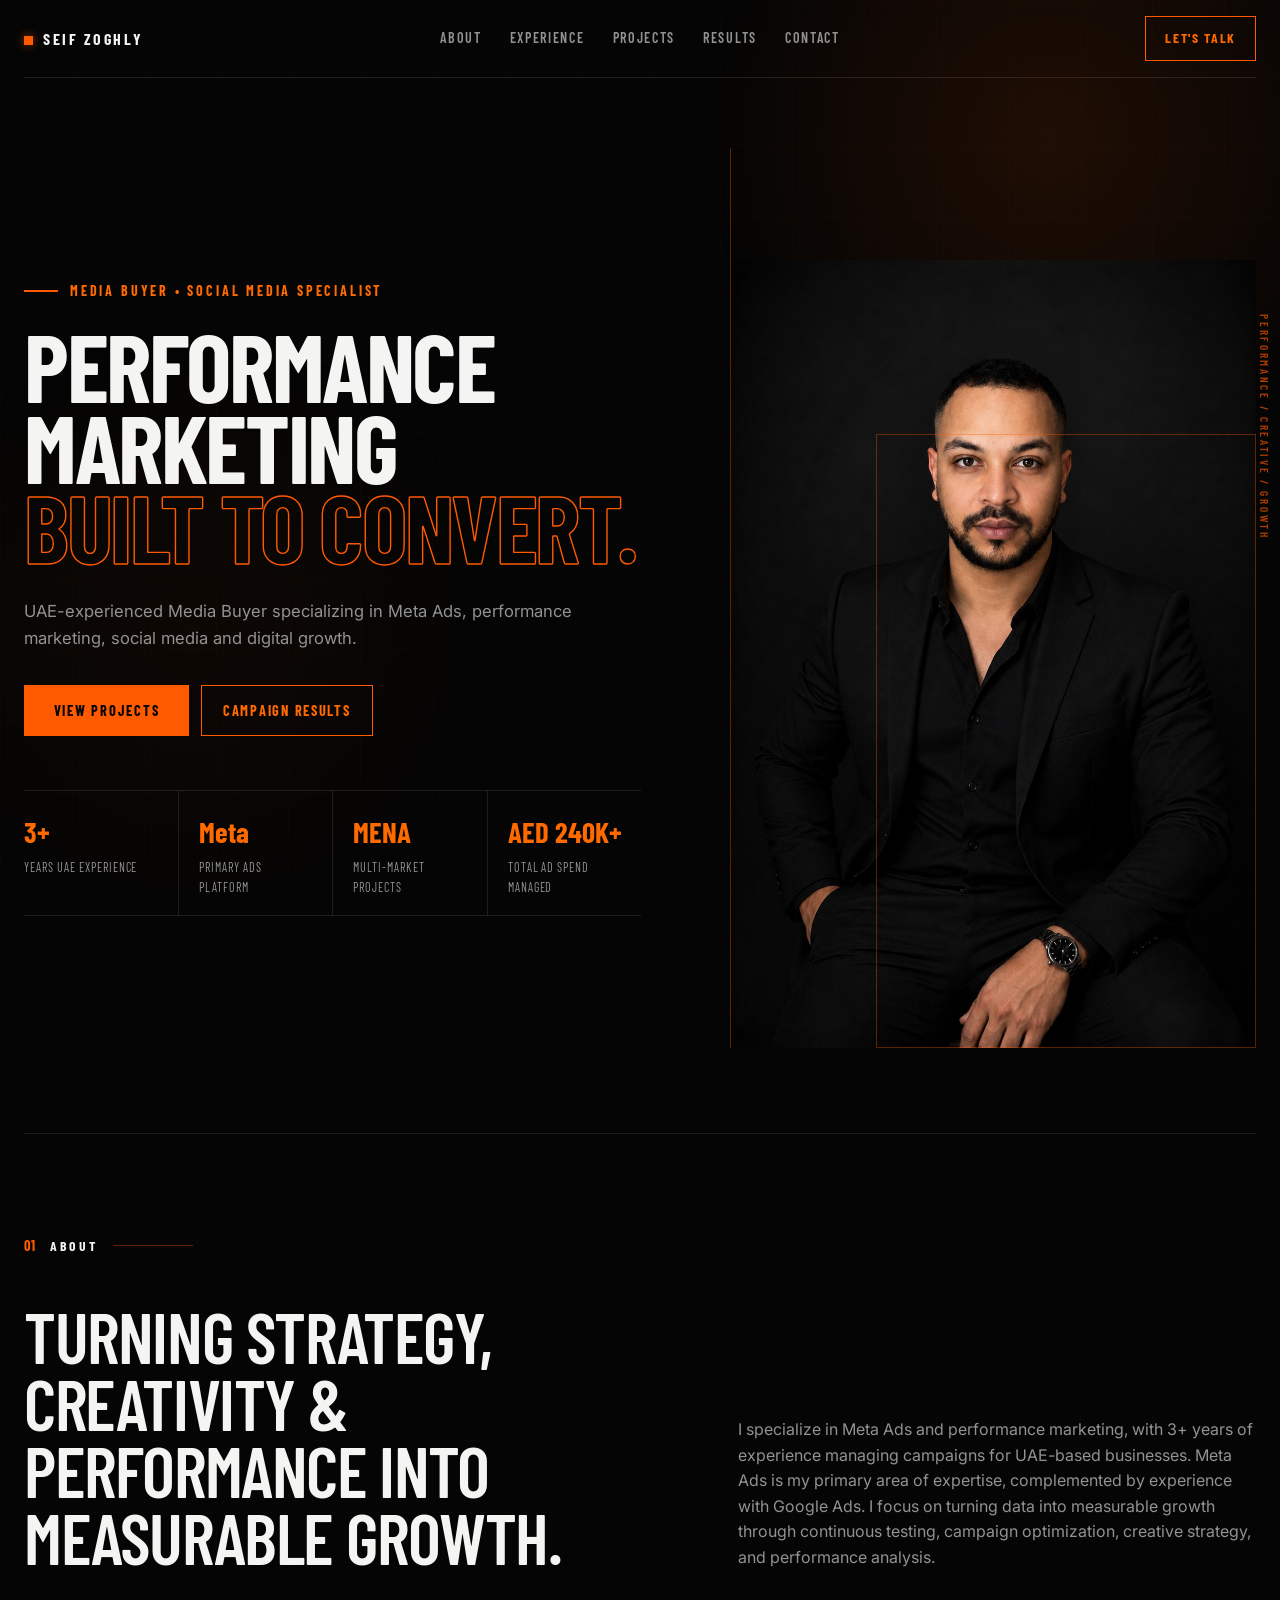
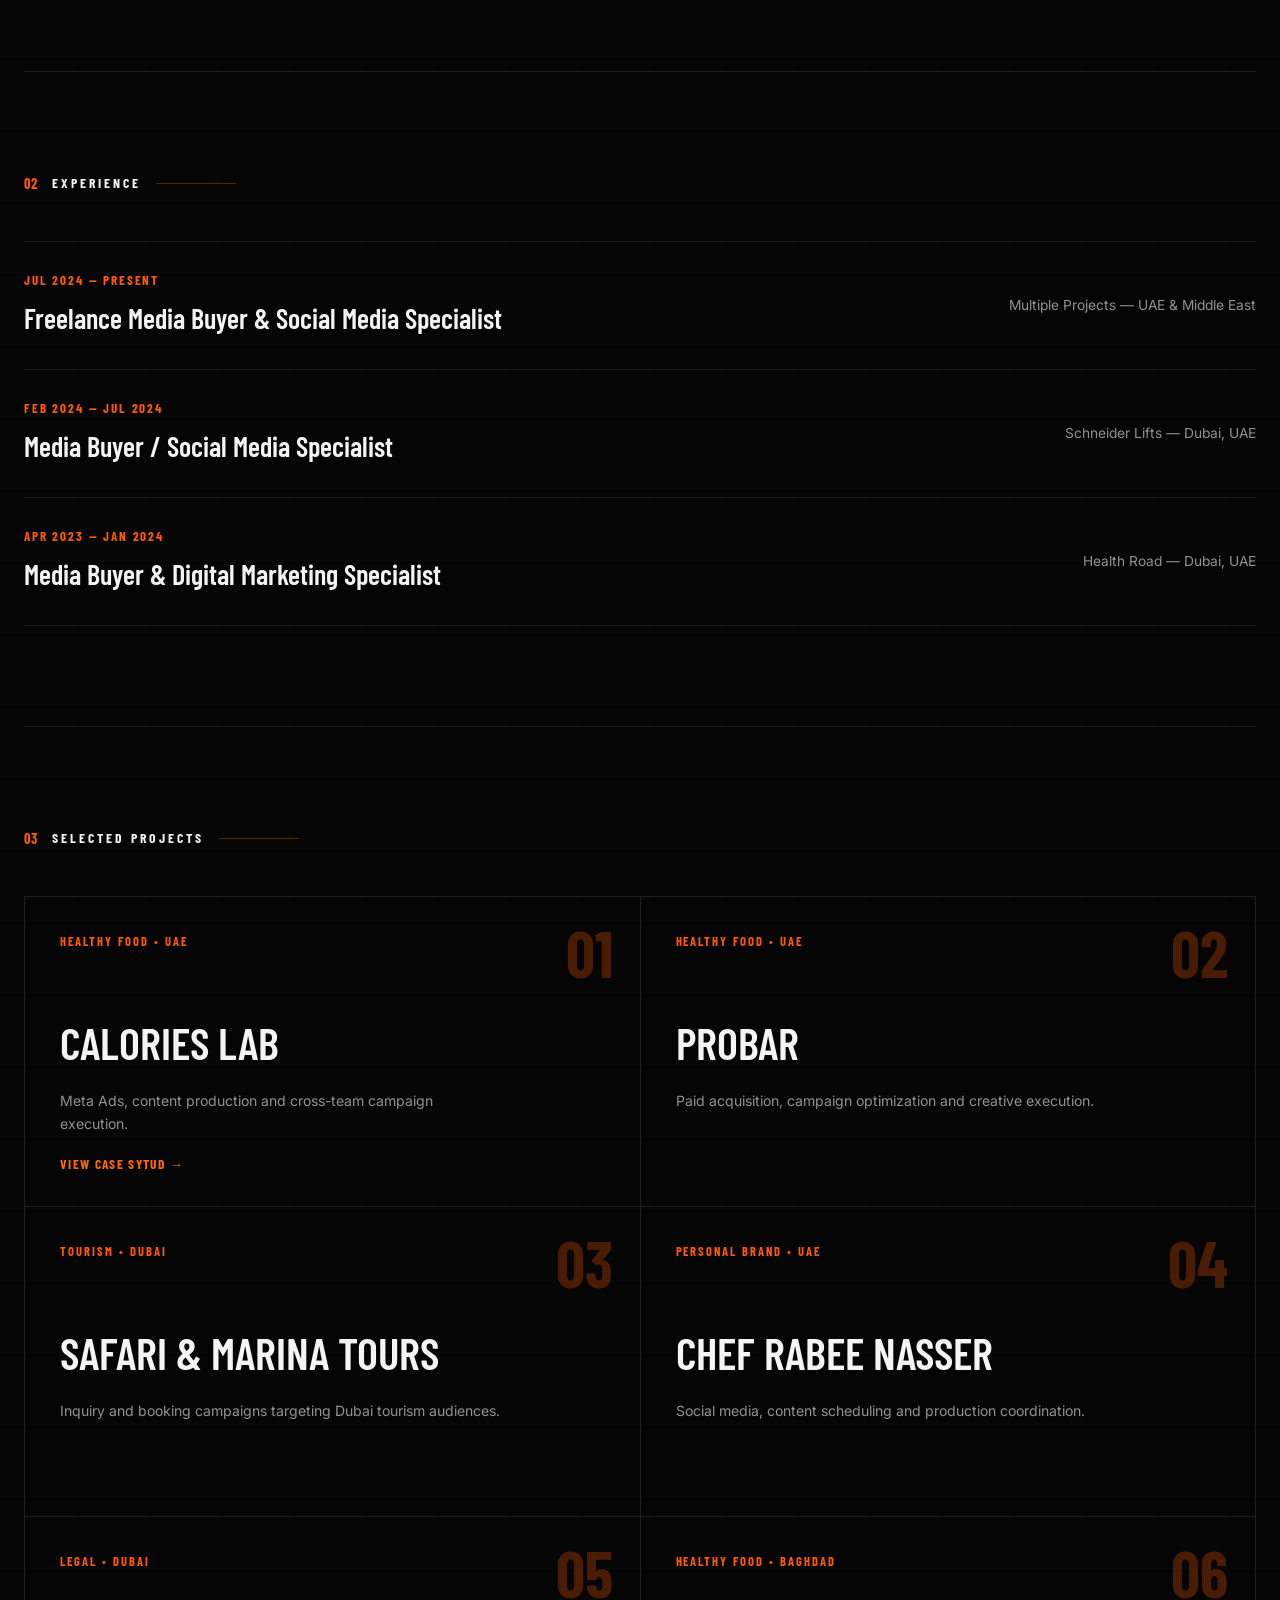
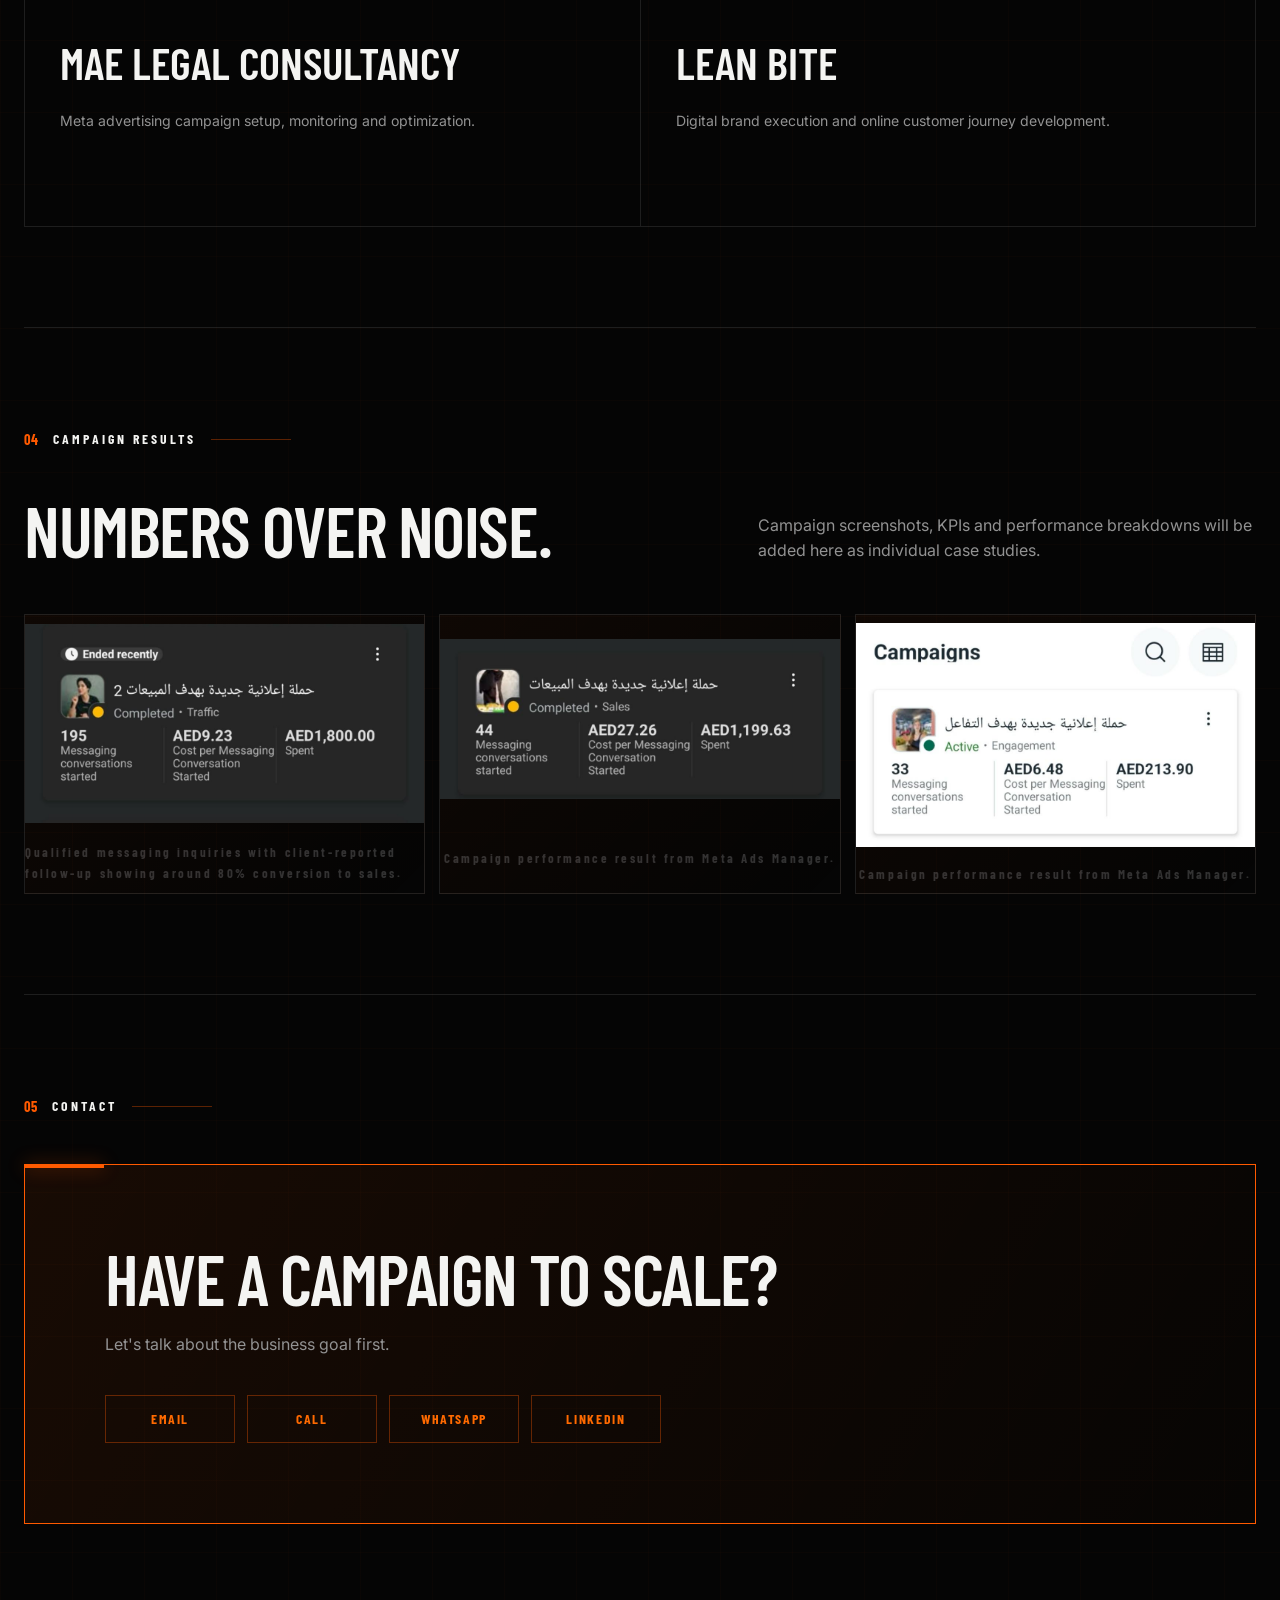
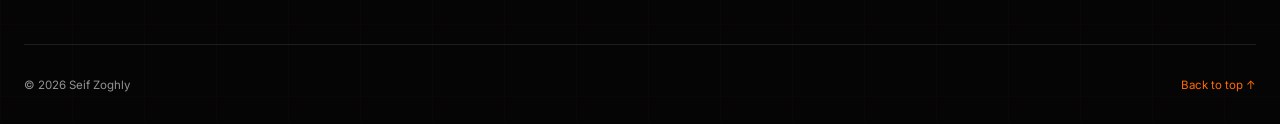
<file: index.html>
<!DOCTYPE html>
<html lang="en">
<head>
  <meta charset="UTF-8">
  <meta name="viewport" content="width=device-width, initial-scale=1.0">
  <meta name="description" content="Seif Magdy Zoghly — Media Buyer & Social Media Specialist portfolio.">
  <title>Seif Zoghly | Media Buyer</title>
  <link rel="stylesheet" href="style.css">
</head>

<body>

  <!-- HEADER -->
  <header class="site-header">
    <a class="brand" href="#home">SEIF ZOGHLY</a>

    <nav class="main-nav" aria-label="Main navigation">
      <a href="#about">About</a>
      <a href="#experience">Experience</a>
      <a href="#projects">Projects</a>
      <a href="#results">Results</a>
      <a href="#contact">Contact</a>
    </nav>

    <a class="header-cta" href="#contact">Let's Talk</a>
  </header>

  <main>

    <!-- HERO -->
    <section class="hero" id="home">
      <div class="hero-content">
        <p class="eyebrow">MEDIA BUYER • SOCIAL MEDIA SPECIALIST</p>

        <h1>
          Performance marketing
          <span>built to convert.</span>
        </h1>

        <p class="hero-description">
          UAE-experienced Media Buyer specializing in Meta Ads,
          performance marketing, social media and digital growth.
        </p>

        <div class="hero-actions">
          <a class="btn btn-primary" href="#projects">View Projects</a>
          <a class="btn btn-secondary" href="#results">Campaign Results</a>
        </div>

        <div class="hero-stats">
          <div class="stat">
            <strong>3+</strong>
            <span>Years UAE Experience</span>
          </div>

          <div class="stat">
            <strong>Meta</strong>
            <span>Primary Ads Platform</span>
          </div>

          <div class="stat">
            <strong>MENA</strong>
            <span>Multi-Market Projects</span>
          </div>

          <div class="stat">
            <strong>AED 240K+</strong>
            <span>Total Ad Spend Managed</span>
          </div>
        </div>
      </div>

      <div class="hero-visual">
        <img
          src="assets/images/seif-portrait.png"
          alt="Seif Zoghly - Media Buyer"
          class="hero-portrait"
        >
      </div>
    </section>

    <!-- ABOUT -->
    <section class="section" id="about">
      <div class="section-heading">
        <span>01</span>
        <p>ABOUT</p>
      </div>

      <div class="about-grid">
        <h2>Turning Strategy, Creativity & Performance into Measurable Growth.</h2>

        <p>
          I specialize in Meta Ads and performance marketing, with 3+ years of experience managing campaigns
          for UAE-based businesses. Meta Ads is my primary area of expertise, complemented by experience with
          Google Ads. I focus on turning data into measurable growth through continuous testing, campaign
          optimization, creative strategy, and performance analysis.
        </p>
      </div>
    </section>

    <!-- EXPERIENCE -->
    <section class="section" id="experience">
      <div class="section-heading">
        <span>02</span>
        <p>EXPERIENCE</p>
      </div>

      <div class="experience-list">

        <article class="experience-item">
          <div>
            <p class="experience-date">JUL 2024 — PRESENT</p>
            <h3>Freelance Media Buyer & Social Media Specialist</h3>
          </div>
          <p>Multiple Projects — UAE & Middle East</p>
        </article>

        <article class="experience-item">
          <div>
            <p class="experience-date">FEB 2024 — JUL 2024</p>
            <h3>Media Buyer / Social Media Specialist</h3>
          </div>
          <p>Schneider Lifts — Dubai, UAE</p>
        </article>

        <article class="experience-item">
          <div>
            <p class="experience-date">APR 2023 — JAN 2024</p>
            <h3>Media Buyer & Digital Marketing Specialist</h3>
          </div>
          <p>Health Road — Dubai, UAE</p>
        </article>

      </div>
    </section>

    <!-- PROJECTS -->
    <section class="section projects-section" id="projects">
      <div class="section-heading">
        <span>03</span>
        <p>SELECTED PROJECTS</p>
      </div>

      <div class="projects-grid">

        <article class="project-card">
          <div class="project-number">01</div>
          <p class="project-type">HEALTHY FOOD • UAE</p>
          <h3>Calories Lab</h3>
          <p>Meta Ads, content production and cross-team campaign execution.</p>
          <a href="calories-lab/index.html" aria-label="View Calories Lab case study">View Case Sytud →</a>
        </article>

        <article class="project-card">
          <div class="project-number">02</div>
          <p class="project-type">HEALTHY FOOD • UAE</p>
          <h3>Probar</h3>
          <p>Paid acquisition, campaign optimization and creative execution.</p>
          </article>

        <article class="project-card">
          <div class="project-number">03</div>
          <p class="project-type">TOURISM • DUBAI</p>
          <h3>Safari & Marina Tours</h3>
          <p>Inquiry and booking campaigns targeting Dubai tourism audiences.</p>
        </article>

        <article class="project-card">
          <div class="project-number">04</div>
          <p class="project-type">PERSONAL BRAND • UAE</p>
          <h3>Chef Rabee Nasser</h3>
          <p>Social media, content scheduling and production coordination.</p>
    </article>

        <article class="project-card">
          <div class="project-number">05</div>
          <p class="project-type">LEGAL • DUBAI</p>
          <h3>MAE Legal Consultancy</h3>
          <p>Meta advertising campaign setup, monitoring and optimization.</p>
       </article>

        <article class="project-card">
          <div class="project-number">06</div>
          <p class="project-type">HEALTHY FOOD • BAGHDAD</p>
          <h3>Lean Bite</h3>
          <p>Digital brand execution and online customer journey development.</p>
       </article>

      </div>
    </section>

    <!-- CAMPAIGN RESULTS -->
    <section class="section" id="results">
      <div class="section-heading">
        <span>04</span>
        <p>CAMPAIGN RESULTS</p>
      </div>

      <div class="results-intro">
        <h2>Numbers over noise.</h2>
        <p>
          Campaign screenshots, KPIs and performance breakdowns
          will be added here as individual case studies.
        </p>
      </div>

      <div class="results-grid">
        <article class="result-placeholder">
          <img class="campaign-img" src="assets/images/campaign-result-01.jpeg" alt="Campaign Result 01">
          <p>Qualified messaging inquiries with client-reported follow-up showing around 80% conversion to sales.</p>
        </article>
        <article class="result-placeholder">
          <img class="campaign-img" src="assets/images/campaign-result-02.jpeg" alt="Campaign Result 02">
          <p>Campaign performance result from Meta Ads Manager.</p>
        </article>
        <article class="result-placeholder">
         <img class="campaign-img" src="assets/images/campaign-result-03.jpeg" alt="Campaign Result 03">
          <p>Campaign performance result from Meta Ads Manager.</p>
        </article>
      </div>
    </section>

    <!-- CONTACT -->
    <section class="section contact-section" id="contact">
      <div class="section-heading">
        <span>05</span>
        <p>CONTACT</p>
      </div>

      <div class="contact-content">
        <h2>Have a campaign to scale?</h2>
        <p>Let's talk about the business goal first.</p>

        <div class="contact-links">
          <a href="mailto:Seifzoghly343@gmail.com">Email</a>
          <a href="tel:+201019694406">Call</a>
          <a href="https://wa.me/201019694406" target="_blank" rel="noopener noreferrer">WhatsApp</a>
          <a href="https://www.linkedin.com/in/seif-zoghly-a25888215/" target="_blank" rel="noopener noreferrer" aria-label="LinkedIn profile">LinkedIn</a>
        </div>
      </div>
    </section>

  </main>

  <!-- FOOTER -->
  <footer class="site-footer">
    <p>© 2026 Seif Zoghly</p>
    <a href="#home">Back to top ↑</a>
  </footer>

  <script src="app.js"></script>
</body>
</html>
</file>
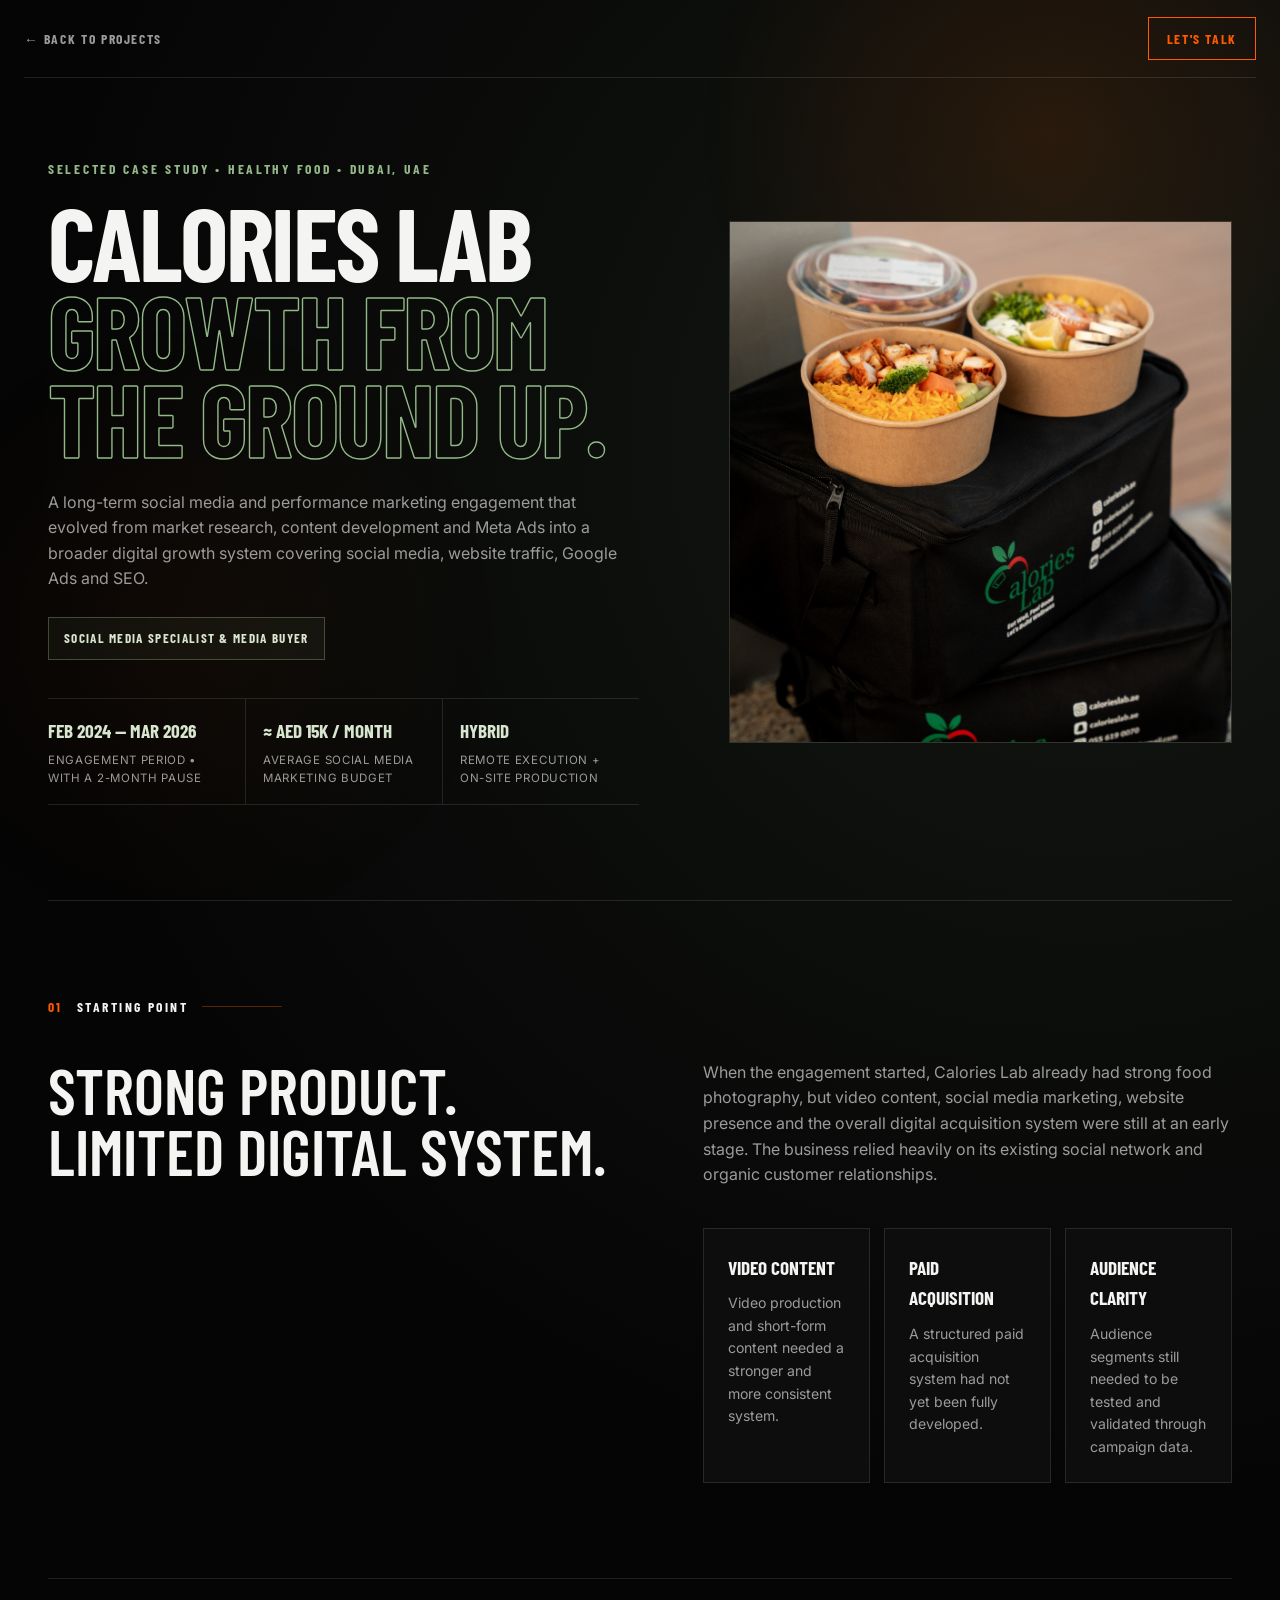
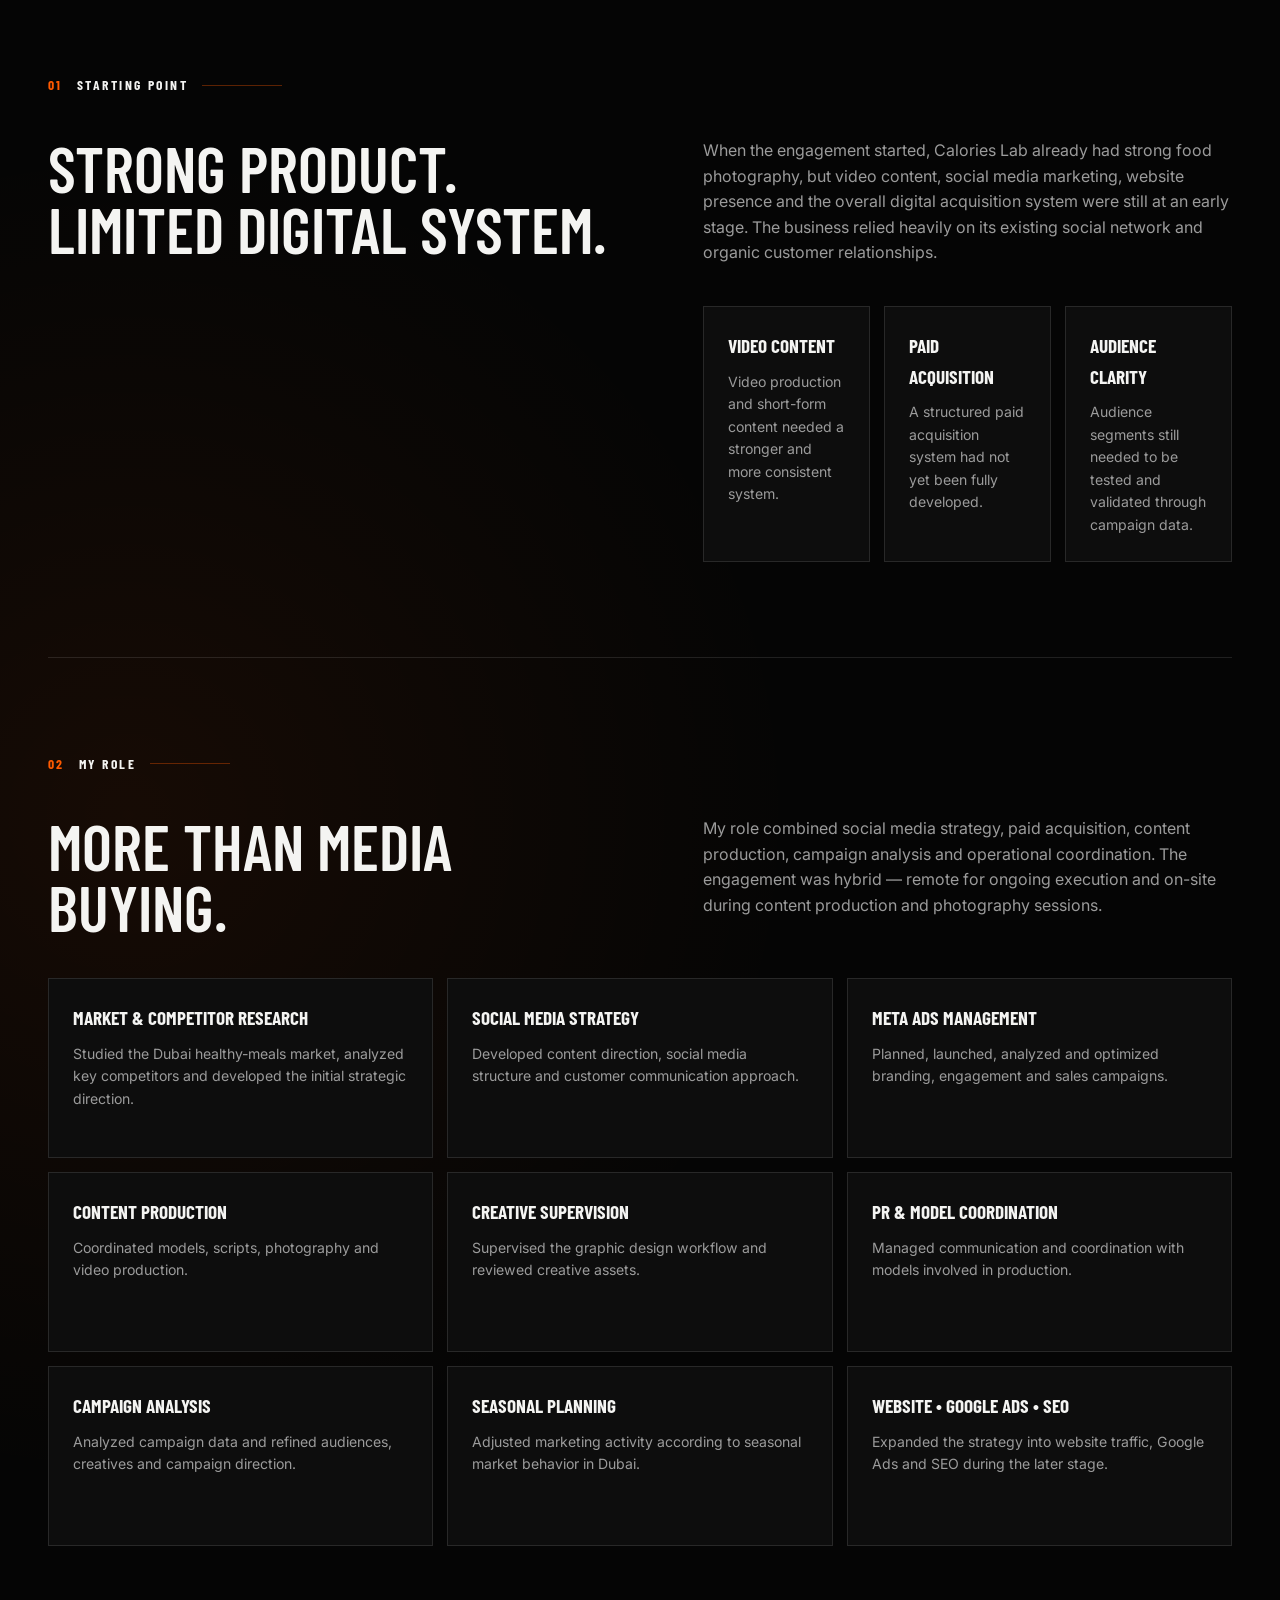
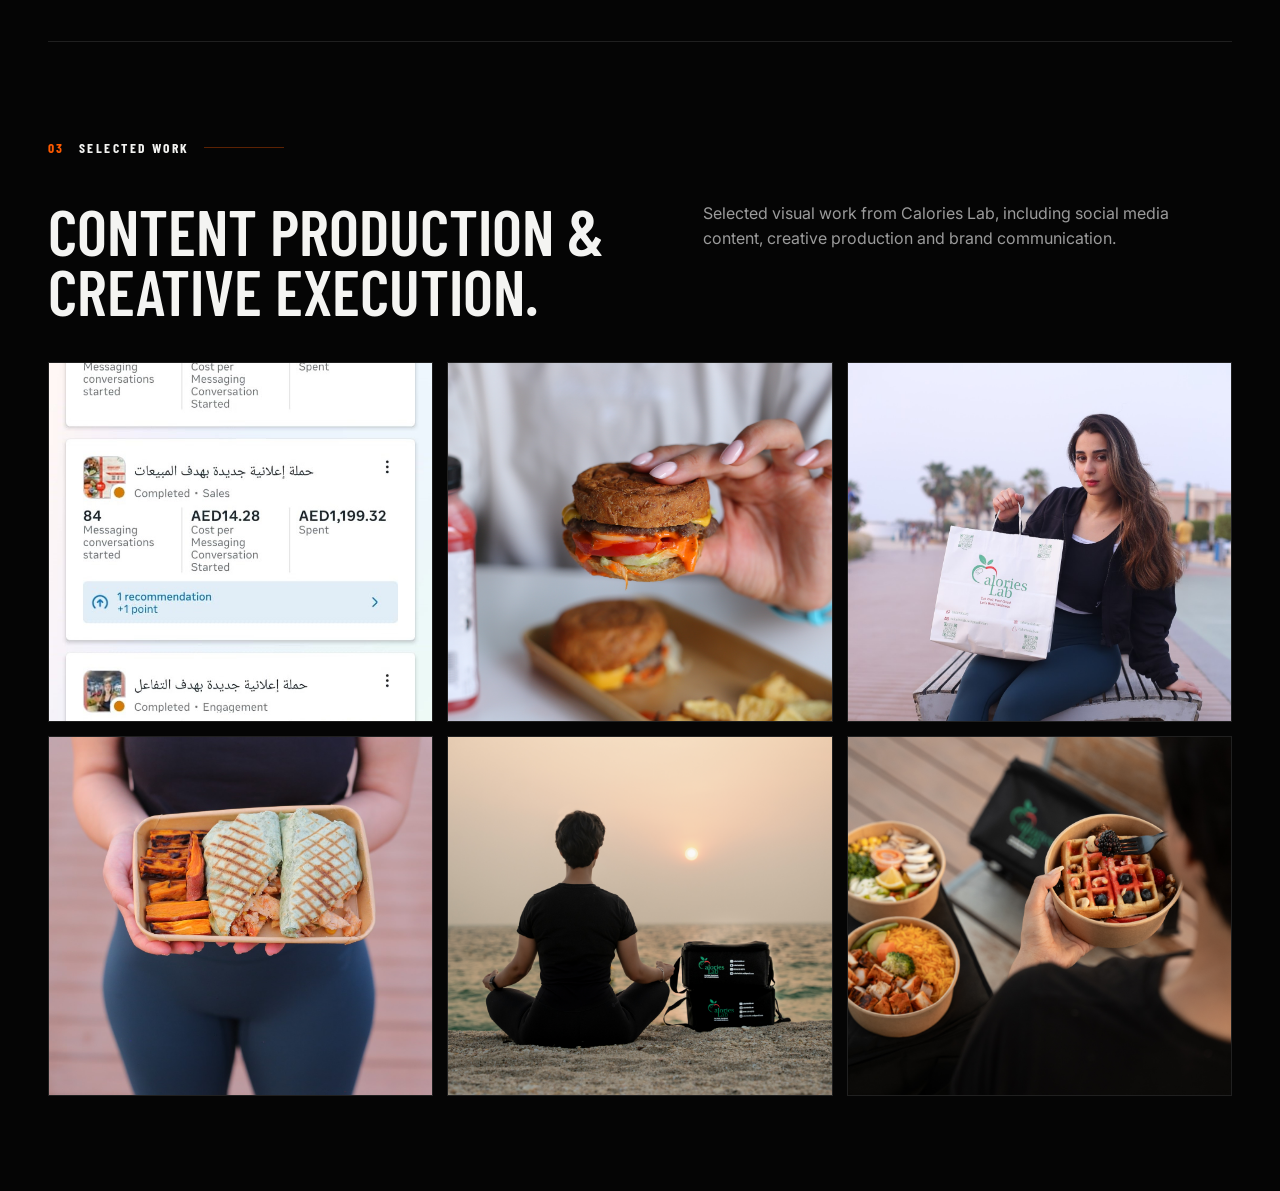
<file: calories-lab/index.html>
<!DOCTYPE html>
<html lang="en">

<head>
  <meta charset="UTF-8">

  <meta
    name="viewport"
    content="width=device-width, initial-scale=1.0"
  >

  <meta
    name="description"
    content="Calories Lab case study by Seif Zoghly — Social Media Specialist & Media Buyer."
  >

  <title>Calories Lab Case Study | Seif Zoghly</title>

  <!-- Main portfolio stylesheet -->
  <link rel="stylesheet" href="../style.css">

  <style>

    /* =========================================================
       CALORIES LAB CASE STUDY
       ========================================================= */

    :root {
      --cl-bg: #050505;
      --cl-surface: #0d0d0d;
      --cl-surface-2: #121212;

      --cl-text: #f4f4f2;
      --cl-muted: #9b9b9b;

      --cl-orange: #ff5a00;

      /* Calories Lab accent colors */
      --cl-green: #94b989;
      --cl-green-light: #d8e6d0;

      --cl-line: rgba(255,255,255,.11);
    }


    body {
      margin: 0;

      background:
        radial-gradient(
          circle at 85% 10%,
          rgba(148,185,137,.10),
          transparent 26%
        ),
        radial-gradient(
          circle at 10% 55%,
          rgba(255,90,0,.07),
          transparent 25%
        ),
        var(--cl-bg);

      color: var(--cl-text);
    }


    .case-container {
      width: min(calc(100% - 48px), 1240px);
      margin: 0 auto;
    }


    /* =========================================================
       NAVIGATION
       ========================================================= */

    .case-nav {
      min-height: 78px;

      display: flex;
      align-items: center;
      justify-content: space-between;

      gap: 20px;

      border-bottom: 1px solid var(--cl-line);
    }


    .case-nav a {
      font-family: "Barlow Condensed", sans-serif;
      font-size: .85rem;
      font-weight: 700;

      letter-spacing: .12em;
      text-transform: uppercase;
    }


    .back-projects {
      color: var(--cl-muted);
    }


    .back-projects:hover {
      color: var(--cl-text);
    }


    .contact-button {
      padding: 10px 18px;

      border: 1px solid var(--cl-orange);

      color: var(--cl-orange);
    }


    .contact-button:hover {
      background: var(--cl-orange);
      color: #050505;
    }


    /* =========================================================
       HERO
       ========================================================= */

    .case-hero {
      min-height: calc(100vh - 78px);

      display: grid;
      grid-template-columns: 1.08fr .92fr;

      align-items: center;

      gap: clamp(40px, 7vw, 100px);

      padding: 70px 0 85px;
    }


    .case-kicker {
      margin-bottom: 18px;

      color: var(--cl-green);

      font-family: "Barlow Condensed", sans-serif;

      font-size: .85rem;
      font-weight: 700;

      letter-spacing: .20em;
      text-transform: uppercase;
    }


    .case-hero h1 {
      max-width: 760px;

      margin: 0;

      color: var(--cl-text);

      font-family: "Barlow Condensed", sans-serif;

      font-size: clamp(4rem, 8vw, 7.2rem);
      font-weight: 700;

      line-height: .86;

      letter-spacing: -.025em;

      text-transform: uppercase;
    }


    .case-hero h1 span {
      display: block;

      color: transparent;

      -webkit-text-stroke:
        1.4px var(--cl-green);
    }


    .case-description {
      max-width: 680px;

      margin-top: 28px;

      color: var(--cl-muted);

      font-size: 1rem;
    }


    .role-badge {
      display: inline-block;

      margin-top: 25px;

      padding: 10px 15px;

      border:
        1px solid rgba(148,185,137,.35);

      background:
        rgba(148,185,137,.06);

      color: var(--cl-green-light);

      font-family:
        "Barlow Condensed",
        sans-serif;

      font-size: .82rem;
      font-weight: 700;

      letter-spacing: .10em;
      text-transform: uppercase;
    }


    /* =========================================================
       HERO STATS
       ========================================================= */

    .case-meta {
      display: grid;

      grid-template-columns:
        repeat(3, 1fr);

      margin-top: 38px;

      border-top: 1px solid var(--cl-line);
      border-bottom: 1px solid var(--cl-line);
    }


    .case-meta > div {
      padding: 17px;
    }


    .case-meta > div:first-child {
      padding-left: 0;
    }


    .case-meta > div + div {
      border-left: 1px solid var(--cl-line);
    }


    .case-meta strong {
      display: block;

      color: var(--cl-green-light);

      font-family:
        "Barlow Condensed",
        sans-serif;

      font-size: 1.2rem;
      font-weight: 700;
    }


    .case-meta span {
      display: block;

      margin-top: 4px;

      color: var(--cl-muted);

      font-size: .72rem;

      letter-spacing: .06em;

      text-transform: uppercase;
    }


    /* =========================================================
       HERO IMAGE
       ========================================================= */

    .case-visual {
      position: relative;

      min-height: 520px;

      display: flex;
      align-items: stretch;

      border: 1px solid var(--cl-line);

      background:
        linear-gradient(
          145deg,
          rgba(148,185,137,.08),
          rgba(255,90,0,.03)
        );

      overflow: hidden;
    }


    .calories-hero-image {
      width: 100%;
      min-height: 520px;

      display: block;

      object-fit: cover;
      object-position: center;
    }


    /* =========================================================
       GLOBAL CASE SECTIONS
       ========================================================= */

    .case-section {
      padding: 95px 0;

      border-top: 1px solid var(--cl-line);
    }


    .section-label {
      display: flex;
      align-items: center;

      gap: 14px;

      margin-bottom: 42px;

      color: var(--cl-text);

      font-family:
        "Barlow Condensed",
        sans-serif;

      font-size: .85rem;
      font-weight: 700;

      letter-spacing: .18em;

      text-transform: uppercase;
    }


    .section-label span {
      color: var(--cl-orange);
    }


    .section-label::after {
      content: "";

      width: 80px;
      height: 1px;

      background:
        rgba(255,90,0,.35);
    }


    .case-split {
      display: grid;

      grid-template-columns:
        1.05fr .95fr;

      gap: 70px;

      align-items: start;
    }


    .case-split h2 {
      margin: 0;

      color: var(--cl-text);

      font-family:
        "Barlow Condensed",
        sans-serif;

      font-size:
        clamp(3rem, 5vw, 5rem);

      font-weight: 600;

      line-height: .95;

      text-transform: uppercase;
    }


    .case-split p,
    .body-copy {
      color: var(--cl-muted);
    }


    /* =========================================================
       CARDS
       ========================================================= */

    .cards-grid {
      display: grid;

      grid-template-columns:
        repeat(3, 1fr);

      gap: 14px;

      margin-top: 40px;
    }


    .case-card {
      position: relative;

      min-height: 180px;

      padding: 24px;

      border: 1px solid var(--cl-line);

      background: var(--cl-surface);

      overflow: hidden;

      transition:
        transform .25s ease,
        border-color .25s ease;
    }


    .case-card:hover {
      transform: translateY(-4px);

      border-color:
        rgba(148,185,137,.45);
    }


    .case-card::after {
      content: "";

      position: absolute;

      left: 0;
      bottom: 0;

      width: 0;
      height: 3px;

      background: var(--cl-green);

      transition: width .3s ease;
    }


    .case-card:hover::after {
      width: 100%;
    }


    .case-card strong {
      display: block;

      margin-bottom: 9px;

      color: var(--cl-text);

      font-family:
        "Barlow Condensed",
        sans-serif;

      font-size: 1.2rem;

      text-transform: uppercase;
    }


    .case-card p {
      margin: 0;

      color: var(--cl-muted);

      font-size: .88rem;
    }


    /* =========================================================
       STRATEGY FLOW
       ========================================================= */

    .strategy-flow {
      display: grid;

      grid-template-columns:
        repeat(5, 1fr);

      gap: 10px;

      margin-top: 45px;
    }


    .strategy-step {
      position: relative;

      min-height: 165px;

      padding: 22px;

      border: 1px solid var(--cl-line);

      background: var(--cl-surface);
    }


    .strategy-step:not(:last-child)::after {
      content: "→";

      position: absolute;

      top: 50%;
      right: -17px;

      transform:
        translateY(-50%);

      color: var(--cl-orange);

      font-size: 1.4rem;

      z-index: 5;
    }


    .strategy-step span {
      color: var(--cl-green);

      font-family:
        "Barlow Condensed",
        sans-serif;

      font-size: .75rem;
      font-weight: 700;

      letter-spacing: .12em;
    }


    .strategy-step h3 {
      margin-top: 9px;
      margin-bottom: 0;

      color: var(--cl-text);

      font-family:
        "Barlow Condensed",
        sans-serif;

      font-size: 1.2rem;

      text-transform: uppercase;
    }


    .strategy-step p {
      margin-top: 8px;

      color: var(--cl-muted);

      font-size: .82rem;
    }


    /* =========================================================
       RESULTS
       ========================================================= */

    .results-grid {
      display: grid;

      grid-template-columns:
        repeat(4, 1fr);

      gap: 14px;

      margin-top: 45px;
    }


    .result-card {
      min-height: 220px;

      display: flex;

      flex-direction: column;

      justify-content: space-between;

      padding: 25px;

      border: 1px solid var(--cl-line);

      background: var(--cl-surface);
    }


    .result-number {
      color: var(--cl-green-light);

      font-family:
        "Barlow Condensed",
        sans-serif;

      font-size:
        clamp(3rem, 5vw, 4.5rem);

      font-weight: 700;

      line-height: .9;
    }


    .result-label {
      color: var(--cl-muted);

      font-size: .8rem;

      letter-spacing: .06em;

      text-transform: uppercase;
    }


    /* =========================================================
       PROGRESS
       ========================================================= */

    .progress-section {
      display: grid;

      grid-template-columns:
        .8fr 1.2fr;

      align-items: center;

      gap: 55px;

      margin-top: 55px;

      padding: 40px;

      border: 1px solid var(--cl-line);

      background:
        linear-gradient(
          145deg,
          rgba(148,185,137,.06),
          rgba(255,90,0,.02)
        );
    }


    .progress-ring {
      --progress: 67;

      width: min(260px, 70vw);

      aspect-ratio: 1;

      margin: 0 auto;

      display: grid;

      place-items: center;

      border-radius: 50%;

      background:
        radial-gradient(
          circle,
          var(--cl-bg) 0 57%,
          transparent 58%
        ),

        conic-gradient(
          var(--cl-green)
          calc(var(--progress) * 1%),

          rgba(255,255,255,.08) 0
        );
    }


    .progress-ring strong {
      color: var(--cl-green-light);

      font-family:
        "Barlow Condensed",
        sans-serif;

      font-size: 4rem;
    }


    .progress-copy h3 {
      margin: 0;

      color: var(--cl-text);

      font-family:
        "Barlow Condensed",
        sans-serif;

      font-size:
        clamp(2rem, 4vw, 3.5rem);

      line-height: .95;

      text-transform: uppercase;
    }


    .progress-copy p {
      max-width: 650px;

      margin-top: 16px;

      color: var(--cl-muted);
    }


    /* =========================================================
       TIMELINE
       ========================================================= */

    .timeline {
      margin-top: 45px;

      padding-left: 30px;

      border-left:
        1px solid
        rgba(148,185,137,.35);
    }


    .timeline-item {
      position: relative;

      padding:
        0 0 38px 25px;
    }


    .timeline-item::before {
      content: "";

      position: absolute;

      left: -37px;
      top: 5px;

      width: 13px;
      height: 13px;

      border-radius: 50%;

      background: var(--cl-green);

      box-shadow:
        0 0 16px
        rgba(148,185,137,.40);
    }


    .timeline-item small {
      color: var(--cl-orange);

      font-family:
        "Barlow Condensed",
        sans-serif;

      font-weight: 700;

      letter-spacing: .12em;

      text-transform: uppercase;
    }


    .timeline-item h3 {
      margin-top: 5px;
      margin-bottom: 0;

      color: var(--cl-text);

      font-family:
        "Barlow Condensed",
        sans-serif;

      font-size: 1.5rem;

      text-transform: uppercase;
    }


    .timeline-item p {
      max-width: 850px;

      margin-top: 5px;

      color: var(--cl-muted);
    }


    /* =========================================================
       VISUAL PROOF
       ========================================================= */

    .proof-grid {
      display: grid;

      grid-template-columns:
        repeat(3, 1fr);

      gap: 14px;

      margin-top: 40px;
    }


    .proof-placeholder {
      min-height: 280px;

      display: grid;

      place-items: center;

      padding: 25px;

      border:
        1px dashed
        rgba(148,185,137,.35);

      background:
        linear-gradient(
          135deg,
          rgba(148,185,137,.05),
          transparent
        );

      color:
        rgba(255,255,255,.35);

      text-align: center;

      font-family:
        "Barlow Condensed",
        sans-serif;

      font-size: .82rem;
      font-weight: 700;

      letter-spacing: .12em;

      text-transform: uppercase;
    }


    /* =========================================================
       BOTTOM CTA
       ========================================================= */

    .case-cta {
      padding: 90px 0 120px;

      border-top: 1px solid var(--cl-line);
    }


    .case-cta-box {
      padding:
        clamp(
          35px,
          7vw,
          75px
        );

      border: 1px solid var(--cl-orange);

      background:
        linear-gradient(
          120deg,
          rgba(255,90,0,.08),
          rgba(148,185,137,.03)
        );
    }


    .case-cta h2 {
      margin: 0;

      color: var(--cl-text);

      font-family:
        "Barlow Condensed",
        sans-serif;

      font-size:
        clamp(3rem, 6vw, 5.5rem);

      line-height: .9;

      text-transform: uppercase;
    }


    .case-cta p {
      margin-top: 20px;

      color: var(--cl-muted);
    }


    .case-buttons {
      display: flex;

      flex-wrap: wrap;

      gap: 12px;

      margin-top: 30px;
    }


    .case-btn {
      padding: 12px 20px;

      border: 1px solid var(--cl-orange);

      font-family:
        "Barlow Condensed",
        sans-serif;

      font-size: .85rem;
      font-weight: 700;

      letter-spacing: .10em;

      text-transform: uppercase;
    }


    .case-btn-primary {
      background: var(--cl-orange);
      color: #050505;
    }


    .case-btn-secondary {
      color: var(--cl-orange);
    }


    /* =========================================================
       IMPORTANT FIX
       Content is ALWAYS visible.
       No opacity: 0.
       ========================================================= */

    .case-reveal {
      opacity: 1;
      transform: none;
    }


    /* =========================================================
       RESPONSIVE
       ========================================================= */

    @media (max-width: 980px) {

      .case-hero,
      .case-split,
      .progress-section {
        grid-template-columns: 1fr;
      }


      .cards-grid,
      .results-grid {
        grid-template-columns:
          repeat(2, 1fr);
      }


      .strategy-flow {
        grid-template-columns:
          repeat(2, 1fr);
      }


      .strategy-step::after {
        display: none;
      }


      .proof-grid {
        grid-template-columns:
          repeat(2, 1fr);
      }

    }


    @media (max-width: 700px) {

      .case-container {
        width:
          min(
            calc(100% - 28px),
            1240px
          );
      }


      .case-nav {
        min-height: 68px;
      }


      .case-hero {
        padding:
          50px 0 70px;
      }


      .case-meta {
        grid-template-columns: 1fr;
      }


      .case-meta > div {
        padding: 14px 0;
      }


      .case-meta > div + div {
        border-left: 0;

        border-top:
          1px solid var(--cl-line);
      }


      .case-section {
        padding: 72px 0;
      }


      .cards-grid,
      .strategy-flow,
      .results-grid,
      .proof-grid {
        grid-template-columns: 1fr;
      }


      .progress-section {
        padding: 25px;
      }


      .case-visual,
      .calories-hero-image {
        min-height: 390px;
      }

    }
/* =========================================
   CALORIES LAB GALLERY
   ========================================= */

.calories-gallery {
  display: grid;
  grid-template-columns: repeat(3, 1fr);
  gap: 14px;
  margin-top: 40px;
}

.calories-gallery img {
  width: 100%;
  height: 360px;
  display: block;
  object-fit: cover;

  border: 1px solid var(--cl-line);

  transition:
    transform .3s ease,
    border-color .3s ease;
}

.calories-gallery img:hover {
  transform: translateY(-5px);
  border-color: var(--cl-green);
}

@media (max-width: 980px) {
  .calories-gallery {
    grid-template-columns: repeat(2, 1fr);
  }
}

@media (max-width: 700px) {
  .calories-gallery {
    grid-template-columns: 1fr;
  }

  .calories-gallery img {
    height: auto;
  }
}
  </style>

</head>


<body>


  <div class="case-container">


    <!-- NAVIGATION -->

    <header class="case-nav">

      <a
        class="back-projects"
        href="../index.html#projects"
      >
        ← Back to Projects
      </a>


      <a
        class="contact-button"
        href="../index.html#contact"
      >
        Let's Talk
      </a>

    </header>



    <main>


      <!-- =====================================================
           HERO
           ===================================================== -->

      <section class="case-hero">


        <div class="case-reveal">


          <p class="case-kicker">

            Selected Case Study • Healthy Food • Dubai, UAE

          </p>


          <h1>

            Calories Lab

            <span>
              Growth from the ground up.
            </span>

          </h1>


          <p class="case-description">

            A long-term social media and performance
            marketing engagement that evolved from
            market research, content development and
            Meta Ads into a broader digital growth
            system covering social media, website
            traffic, Google Ads and SEO.

          </p>


          <div class="role-badge">

            Social Media Specialist & Media Buyer

          </div>



          <div class="case-meta">


            <div>

              <strong>
                FEB 2024 — MAR 2026
              </strong>

              <span>
                Engagement period • with a 2-month pause
              </span>

            </div>


            <div>

              <strong>
                ≈ AED 15K / MONTH
              </strong>

              <span>
                Average social media marketing budget
              </span>

            </div>


            <div>

              <strong>
                HYBRID
              </strong>

              <span>
                Remote execution + on-site production
              </span>

            </div>


          </div>


        </div>



        <!-- HERO IMAGE -->

        <div class="case-visual">

          <img
           src="./hero-img.jpg"
           alt="Calories Lab"
           class="calories-hero-image"
          >

        </div>


      </section>



      <!-- =====================================================
           01 — STARTING POINT
           ===================================================== -->

      <section class="case-section">


        <div class="section-label">

          <span>01</span>

          Starting Point

        </div>


        <div class="case-split">


          <h2>

            Strong product.

            Limited digital system.

          </h2>


          <div>


            <p class="body-copy">

              When the engagement started, Calories Lab
              already had strong food photography, but
              video content, social media marketing,
              website presence and the overall digital
              acquisition system were still at an early
              stage.

              The business relied heavily on its existing
              social network and organic customer
              relationships.

            </p>


            <div class="cards-grid">


              <div class="case-card">

                <strong>
                  Video Content
                </strong>

                <p>

                  Video production and short-form
                  content needed a stronger and
                  more consistent system.

                </p>

              </div>


              <div class="case-card">

                <strong>
                  Paid Acquisition
                </strong>

                <p>

                  A structured paid acquisition
                  system had not yet been fully
                  developed.

                </p>

              </div>


              <div class="case-card">

                <strong>
                  Audience Clarity
                </strong>

                <p>

                  Audience segments still needed
                  to be tested and validated
                  through campaign data.

                </p>

              </div>


            </div>


          </div>


        </div>


      </section>



   <!-- =====================================================
     01 — STARTING POINT
     ===================================================== -->

<section class="case-section">

  <div class="section-label">
    <span>01</span>
    Starting Point
  </div>

  <div class="case-split">

    <h2>
      Strong product.
      Limited digital system.
    </h2>

    <div>

      <p class="body-copy">
        When the engagement started, Calories Lab
        already had strong food photography, but
        video content, social media marketing,
        website presence and the overall digital
        acquisition system were still at an early
        stage.

        The business relied heavily on its existing
        social network and organic customer
        relationships.
      </p>

      <div class="cards-grid">

        <div class="case-card">
          <strong>Video Content</strong>

          <p>
            Video production and short-form
            content needed a stronger and
            more consistent system.
          </p>
        </div>

        <div class="case-card">
          <strong>Paid Acquisition</strong>

          <p>
            A structured paid acquisition
            system had not yet been fully
            developed.
          </p>
        </div>

        <div class="case-card">
          <strong>Audience Clarity</strong>

          <p>
            Audience segments still needed
            to be tested and validated
            through campaign data.
          </p>
        </div>

      </div>

    </div>

  </div>

</section>


<!-- =====================================================
     02 — MY ROLE
     ===================================================== -->

<section class="case-section">

  <div class="section-label">
    <span>02</span>
    My Role
  </div>

  <div class="case-split">

    <h2>
      More than media buying.
    </h2>

    <p>
      My role combined social media strategy,
      paid acquisition, content production,
      campaign analysis and operational
      coordination.

      The engagement was hybrid — remote for
      ongoing execution and on-site during
      content production and photography sessions.
    </p>

  </div>


  <div class="cards-grid">

    <div class="case-card">

      <strong>
        Market & Competitor Research
      </strong>

      <p>
        Studied the Dubai healthy-meals market,
        analyzed key competitors and developed
        the initial strategic direction.
      </p>

    </div>


    <div class="case-card">

      <strong>
        Social Media Strategy
      </strong>

      <p>
        Developed content direction,
        social media structure and customer
        communication approach.
      </p>

    </div>


    <div class="case-card">

      <strong>
        Meta Ads Management
      </strong>

      <p>
        Planned, launched, analyzed and
        optimized branding, engagement
        and sales campaigns.
      </p>

    </div>


    <div class="case-card">

      <strong>
        Content Production
      </strong>

      <p>
        Coordinated models, scripts,
        photography and video production.
      </p>

    </div>


    <div class="case-card">

      <strong>
        Creative Supervision
      </strong>

      <p>
        Supervised the graphic design workflow
        and reviewed creative assets.
      </p>

    </div>


    <div class="case-card">

      <strong>
        PR & Model Coordination
      </strong>

      <p>
        Managed communication and coordination
        with models involved in production.
      </p>

    </div>


    <div class="case-card">

      <strong>
        Campaign Analysis
      </strong>

      <p>
        Analyzed campaign data and refined
        audiences, creatives and campaign
        direction.
      </p>

    </div>


    <div class="case-card">

      <strong>
        Seasonal Planning
      </strong>

      <p>
        Adjusted marketing activity according
        to seasonal market behavior in Dubai.
      </p>

    </div>


    <div class="case-card">

      <strong>
        Website • Google Ads • SEO
      </strong>

      <p>
        Expanded the strategy into website
        traffic, Google Ads and SEO during
        the later stage.
      </p>

    </div>

  </div>

</section>


<!-- =====================================================
     03 — SELECTED WORK
     ===================================================== -->

<section class="case-section">

  <div class="section-label">
    <span>03</span>
    Selected Work
  </div>

  <div class="case-split">

    <h2>
      Content Production
      & Creative Execution.
    </h2>

    <p>
      Selected visual work from Calories Lab,
      including social media content, creative
      production and brand communication.
    </p>

  </div>


  <div class="calories-gallery">

    <img
      src="./hero-img (1).jpeg"
      alt="Calories Lab Content 1"
    >

    <img
      src="./hero-img (2).JPG"
      alt="Calories Lab Content 2"
    >

    <img
      src="./hero-img (3).JPG"
      alt="Calories Lab Content 3"
    >

    <img
      src="./hero-img (5).JPG"
      alt="Calories Lab Content 4"
    >

    <img
      src="./hero-img (7).jpg"
      alt="Calories Lab Content 5"
    >

    <img
      src="./hero-img (8).jpg"
      alt="Calories Lab Content 6"
    >

  </div>

</section>


    </main>

  </div>

</body>

</html>
</file>
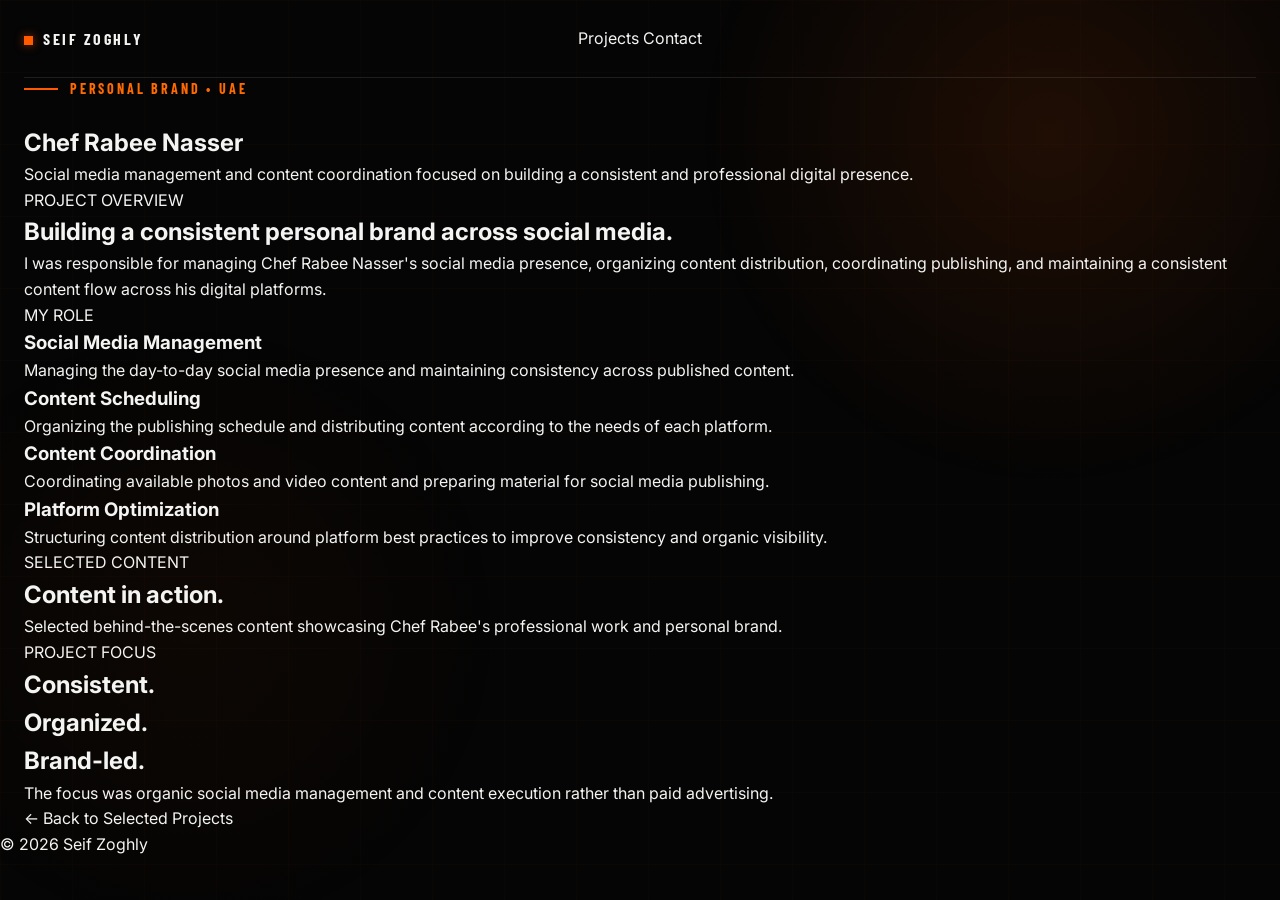
<file: project/chef-rabee-nasser.html>
<!DOCTYPE html>
<html lang="en">
<head>
  <meta charset="UTF-8">
  <meta name="viewport" content="width=device-width, initial-scale=1.0">

  <title>Chef Rabee Nasser | Seif Zoghly</title>

  <link rel="stylesheet" href="../style.css">
</head>

<body>

  <!-- HEADER -->
  <header class="site-header">
    <a href="../index.html" class="brand">SEIF ZOGHLY</a>

    <nav>
      <a href="../index.html#projects">Projects</a>
      <a href="../index.html#contact">Contact</a>
    </nav>
  </header>


  <!-- PROJECT HERO -->
  <main>

    <section class="project-hero">

      <p class="eyebrow">
        PERSONAL BRAND • UAE
      </p>

      <h1>Chef Rabee Nasser</h1>

      <p class="project-intro">
        Social media management and content coordination focused on
        building a consistent and professional digital presence.
      </p>

    </section>


    <!-- PROJECT OVERVIEW -->
    <section class="project-section">

      <p class="section-label">PROJECT OVERVIEW</p>

      <h2>
        Building a consistent personal brand across social media.
      </h2>

      <p>
        I was responsible for managing Chef Rabee Nasser's social media
        presence, organizing content distribution, coordinating publishing,
        and maintaining a consistent content flow across his digital platforms.
      </p>

    </section>


    <!-- MY ROLE -->
    <section class="project-section">

      <p class="section-label">MY ROLE</p>

      <div class="project-role-grid">

        <div>
          <h3>Social Media Management</h3>
          <p>
            Managing the day-to-day social media presence and maintaining
            consistency across published content.
          </p>
        </div>

        <div>
          <h3>Content Scheduling</h3>
          <p>
            Organizing the publishing schedule and distributing content
            according to the needs of each platform.
          </p>
        </div>

        <div>
          <h3>Content Coordination</h3>
          <p>
            Coordinating available photos and video content and preparing
            material for social media publishing.
          </p>
        </div>

        <div>
          <h3>Platform Optimization</h3>
          <p>
            Structuring content distribution around platform best practices
            to improve consistency and organic visibility.
          </p>
        </div>

      </div>

    </section>


    <!-- SELECTED CONTENT -->
    <section class="project-section">

      <p class="section-label">SELECTED CONTENT</p>

      <h2>Content in action.</h2>

      <p>
        Selected behind-the-scenes content showcasing Chef Rabee's
        professional work and personal brand.
      </p>

      <!--
      هنضيف الصورتين هنا بعدين.

      مثال:

      <div class="project-gallery">
        <img src="assets/images/chef-rabee-01.jpeg"
             alt="Chef Rabee Nasser">

        <img src="assets/images/chef-rabee-02.jpeg"
             alt="Chef Rabee Nasrat">
      </div>
      -->

    </section>


    <!-- PROJECT FOCUS -->
    <section class="project-section project-focus">

      <p class="section-label">PROJECT FOCUS</p>

      <h2>
        Consistent.<br>
        Organized.<br>
        Brand-led.
      </h2>

      <p>
        The focus was organic social media management and content
        execution rather than paid advertising.
      </p>

    </section>


    <!-- NEXT / BACK -->
    <section class="project-navigation">

      <a href="../index.html#projects">
        ← Back to Selected Projects
      </a>

    </section>

  </main>


  <!-- FOOTER -->
  <footer>
    <p>© 2026 Seif Zoghly</p>
  </footer>

</body>
</html>
</file>
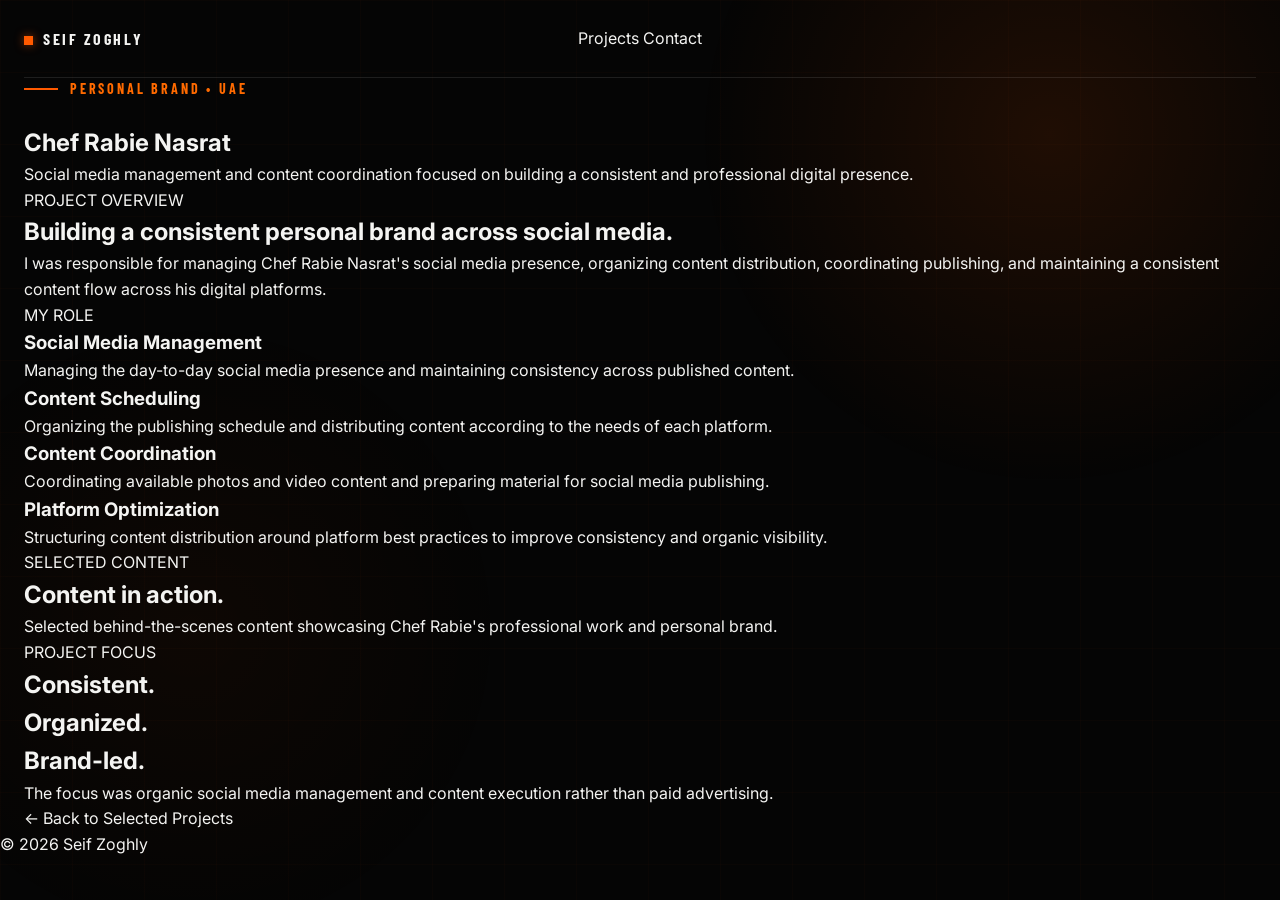
<file: project/chef-rabie-nasrat.html>
<!DOCTYPE html>
<html lang="en">
<head>
  <meta charset="UTF-8">
  <meta name="viewport" content="width=device-width, initial-scale=1.0">

  <title>Chef Rabie Nasrat | Seif Zoghly</title>

  <link rel="stylesheet" href="../style.css">
</head>

<body>

  <!-- HEADER -->
  <header class="site-header">
    <a href="../index.html" class="brand">SEIF ZOGHLY</a>

    <nav>
      <a href="../index.html#projects">Projects</a>
      <a href="../index.html#contact">Contact</a>
    </nav>
  </header>


  <!-- PROJECT HERO -->
  <main>

    <section class="project-hero">

      <p class="eyebrow">
        PERSONAL BRAND • UAE
      </p>

      <h1>Chef Rabie Nasrat</h1>

      <p class="project-intro">
        Social media management and content coordination focused on
        building a consistent and professional digital presence.
      </p>

    </section>


    <!-- PROJECT OVERVIEW -->
    <section class="project-section">

      <p class="section-label">PROJECT OVERVIEW</p>

      <h2>
        Building a consistent personal brand across social media.
      </h2>

      <p>
        I was responsible for managing Chef Rabie Nasrat's social media
        presence, organizing content distribution, coordinating publishing,
        and maintaining a consistent content flow across his digital platforms.
      </p>

    </section>


    <!-- MY ROLE -->
    <section class="project-section">

      <p class="section-label">MY ROLE</p>

      <div class="project-role-grid">

        <div>
          <h3>Social Media Management</h3>
          <p>
            Managing the day-to-day social media presence and maintaining
            consistency across published content.
          </p>
        </div>

        <div>
          <h3>Content Scheduling</h3>
          <p>
            Organizing the publishing schedule and distributing content
            according to the needs of each platform.
          </p>
        </div>

        <div>
          <h3>Content Coordination</h3>
          <p>
            Coordinating available photos and video content and preparing
            material for social media publishing.
          </p>
        </div>

        <div>
          <h3>Platform Optimization</h3>
          <p>
            Structuring content distribution around platform best practices
            to improve consistency and organic visibility.
          </p>
        </div>

      </div>

    </section>


    <!-- SELECTED CONTENT -->
    <section class="project-section">

      <p class="section-label">SELECTED CONTENT</p>

      <h2>Content in action.</h2>

      <p>
        Selected behind-the-scenes content showcasing Chef Rabie's
        professional work and personal brand.
      </p>

      <!--
      هنضيف الصورتين هنا بعدين.

      مثال:

      <div class="project-gallery">
        <img src="assets/images/chef-rabie-01.jpeg"
             alt="Chef Rabie Nasrat">

        <img src="assets/images/chef-rabie-02.jpeg"
             alt="Chef Rabie Nasrat">
      </div>
      -->

    </section>


    <!-- PROJECT FOCUS -->
    <section class="project-section project-focus">

      <p class="section-label">PROJECT FOCUS</p>

      <h2>
        Consistent.<br>
        Organized.<br>
        Brand-led.
      </h2>

      <p>
        The focus was organic social media management and content
        execution rather than paid advertising.
      </p>

    </section>


    <!-- NEXT / BACK -->
    <section class="project-navigation">

      <a href="../index.html#projects">
        ← Back to Selected Projects
      </a>

    </section>

  </main>


  <!-- FOOTER -->
  <footer>
    <p>© 2026 Seif Zoghly</p>
  </footer>

</body>
</html>
</file>
<file: style.css>
/* =========================================================
   SEIF ZOGHLY — PORTFOLIO
   BLACK / BURNT ORANGE / SHARP
   ========================================================= */

@import url('https://fonts.googleapis.com/css2?family=Barlow+Condensed:wght@400;500;600;700;800&family=Inter:wght@400;500;600;700&display=swap');

:root {
  --bg: #050505;
  --bg-soft: #0a0a0a;
  --surface: #101010;
  --surface-2: #151515;

  --text: #f4f4f2;
  --muted: #929292;

  --accent: #ff5a00;
  --accent-bright: #ff6a00;
  --accent-dark: #c63d00;

  --line: rgba(255, 90, 0, 0.35);
  --line-soft: rgba(255, 255, 255, 0.10);

  --max-width: 1240px;
  --header-height: 78px;
}

* {
  box-sizing: border-box;
  margin: 0;
  padding: 0;
}

html {
  scroll-behavior: smooth;
  scroll-padding-top: calc(var(--header-height) + 20px);
}

body {
  min-height: 100vh;

  background:
    linear-gradient(rgba(255,90,0,.018) 1px, transparent 1px),
    linear-gradient(90deg, rgba(255,90,0,.018) 1px, transparent 1px),
    var(--bg);

  background-size: 72px 72px;

  color: var(--text);

  font-family: "Inter", Arial, sans-serif;

  line-height: 1.6;
  overflow-x: hidden;
}

body::before {
  content: "";
  position: fixed;
  inset: 0;
  pointer-events: none;
  z-index: -1;

  background:
    radial-gradient(
      circle at 82% 15%,
      rgba(255, 90, 0, 0.11),
      transparent 27%
    ),
    radial-gradient(
      circle at 15% 70%,
      rgba(255, 90, 0, 0.04),
      transparent 25%
    );
}

a {
  color: inherit;
  text-decoration: none;
}

button,
a {
  -webkit-tap-highlight-color: transparent;
}

::selection {
  background: var(--accent);
  color: #050505;
}


/* =========================================================
   HEADER
   ========================================================= */

.site-header {
  width: min(calc(100% - 48px), var(--max-width));
  height: var(--header-height);

  margin: 0 auto;

  display: grid;
  grid-template-columns: 1fr auto 1fr;

  align-items: center;
  gap: 30px;

  border-bottom: 1px solid var(--line-soft);

  transition:
    transform .3s ease,
    background .3s ease;
}

.site-header.is-scrolled {
  background: rgba(5, 5, 5, 0.94);
}

.site-header.header-hidden {
  transform: translateY(-100%);
}

.brand {
  justify-self: start;

  font-family: "Barlow Condensed", sans-serif;
  font-size: 1rem;
  font-weight: 700;

  letter-spacing: .16em;
}

.brand::before {
  content: "";

  display: inline-block;

  width: 9px;
  height: 9px;

  margin-right: 10px;

  background: var(--accent);

  box-shadow:
    0 0 10px rgba(255, 90, 0, .55);
}

.main-nav {
  display: flex;
  gap: 28px;
}

.main-nav a {
  position: relative;

  color: var(--muted);

  font-family: "Barlow Condensed", sans-serif;
  font-size: .88rem;
  font-weight: 600;

  letter-spacing: .12em;
  text-transform: uppercase;

  transition: color .25s ease;
}

.main-nav a::after {
  content: "";

  position: absolute;

  left: 0;
  bottom: -9px;

  width: 0;
  height: 2px;

  background: var(--accent);

  transition: width .25s ease;
}

.main-nav a:hover,
.main-nav a.active {
  color: var(--text);
}

.main-nav a:hover::after,
.main-nav a.active::after {
  width: 100%;
}

.header-cta {
  justify-self: end;

  padding: 10px 19px;

  border: 1px solid var(--accent);

  color: var(--accent-bright);

  font-family: "Barlow Condensed", sans-serif;

  font-size: .86rem;
  font-weight: 700;

  letter-spacing: .12em;
  text-transform: uppercase;

  transition:
    background .25s ease,
    color .25s ease,
    box-shadow .25s ease;
}

.header-cta:hover {
  background: var(--accent);

  color: #050505;

  box-shadow:
    0 0 24px rgba(255, 90, 0, .25);
}


/* =========================================================
   GLOBAL SECTIONS
   ========================================================= */

main,
.site-footer {
  width: min(calc(100% - 48px), var(--max-width));

  margin-inline: auto;
}

.section {
  padding: 100px 0;

  border-top: 1px solid var(--line-soft);
}

.section-heading {
  display: flex;
  align-items: center;

  gap: 15px;

  margin-bottom: 46px;
}

.section-heading span {
  color: var(--accent);

  font-family: "Barlow Condensed", sans-serif;

  font-size: .9rem;
  font-weight: 700;
}

.section-heading p {
  font-family: "Barlow Condensed", sans-serif;

  font-size: .86rem;
  font-weight: 700;

  letter-spacing: .22em;
}

.section-heading::after {
  content: "";

  width: 80px;
  height: 1px;

  background: var(--line);
}


/* =========================================================
   HERO
   ========================================================= */

.hero {
  min-height: calc(100vh - var(--header-height));

  display: grid;

  grid-template-columns: 1.08fr .92fr;

  align-items: center;

  gap: clamp(40px, 7vw, 110px);

  padding: 70px 0 85px;
}

.hero-content {
  position: relative;

  z-index: 2;
}

.eyebrow {
  display: flex;
  align-items: center;

  gap: 12px;

  margin-bottom: 23px;

  color: var(--accent-bright);

  font-family: "Barlow Condensed", sans-serif;

  font-size: .88rem;
  font-weight: 700;

  letter-spacing: .2em;
}

.eyebrow::before {
  content: "";

  width: 34px;
  height: 2px;

  background: var(--accent);
}

.hero h1 {
  max-width: 780px;

  font-family: "Barlow Condensed", sans-serif;

  font-size: clamp(4rem, 7.5vw, 7.4rem);

  font-weight: 700;

  line-height: .84;

  letter-spacing: -.025em;

  text-transform: uppercase;
}

.hero h1 span {
  display: block;

  color: transparent;

  -webkit-text-stroke:
    1.4px var(--accent);
}

.hero-description {
  max-width: 610px;

  margin-top: 31px;

  color: var(--muted);

  font-size: clamp(.96rem, 1.3vw, 1.08rem);
}

.hero-actions {
  display: flex;

  flex-wrap: wrap;

  gap: 12px;

  margin-top: 34px;
}

.btn {
  min-width: 165px;

  padding: 13px 21px;

  border: 1px solid var(--line-soft);

  text-align: center;

  font-family: "Barlow Condensed", sans-serif;

  font-size: .9rem;
  font-weight: 700;

  letter-spacing: .12em;

  text-transform: uppercase;

  transition:
    transform .2s ease,
    background .2s ease,
    color .2s ease,
    border-color .2s ease,
    box-shadow .2s ease;
}

.btn:hover {
  transform: translateY(-2px);
}

.btn-primary {
  background: var(--accent);

  border-color: var(--accent);

  color: #050505;
}

.btn-primary:hover {
  background: var(--accent-bright);

  box-shadow:
    0 0 28px rgba(255, 90, 0, .25);
}

.btn-secondary {
  border-color: var(--accent);

  color: var(--accent-bright);
}

.btn-secondary:hover {
  background: rgba(255, 90, 0, .08);
}


/* =========================================================
   HERO STATS
   ========================================================= */

.hero-stats {
  display: grid;

  grid-template-columns: repeat(4, 1fr);

  margin-top: 54px;

  border-top: 1px solid var(--line-soft);
  border-bottom: 1px solid var(--line-soft);
}

.stat {
  padding: 18px 18px 18px 0;
}

.stat + .stat {
  padding-left: 20px;

  border-left: 1px solid var(--line-soft);
}

.stat strong {
  display: block;

  color: var(--accent-bright);

  font-family: "Barlow Condensed", sans-serif;

  font-size: 1.8rem;
  font-weight: 700;
}

.stat span {
  display: block;

  margin-top: 3px;

  color: var(--muted);

  font-family: "Barlow Condensed", sans-serif;

  font-size: .76rem;

  letter-spacing: .08em;

  text-transform: uppercase;
}


/* =========================================================
   HERO VISUAL
   ========================================================= */

.hero-visual {
  position: relative;

  min-height: 620px;

  align-self: stretch;

  display: flex;

  align-items: flex-end;
  justify-content: center;

  border-left: 1px solid var(--line);
}

.hero-visual::before {
  content: "";

  position: absolute;

  width: 72%;
  height: 68%;

  right: 0;
  bottom: 0;

  border: 1px solid var(--line);
}

.hero-visual::after {
  content: "PERFORMANCE / CREATIVE / GROWTH";

  position: absolute;

  right: -8px;
  top: 30%;

  color: rgba(255, 90, 0, .65);

  font-family: "Barlow Condensed", sans-serif;

  font-size: .7rem;
  font-weight: 600;

  letter-spacing: .24em;

  transform:
    rotate(90deg)
    translateX(50%);

  transform-origin: right center;
}

.portrait-placeholder {
  position: relative;

  z-index: 2;

  width: 76%;
  height: 88%;

  display: grid;

  place-items: center;

  border-bottom: 2px solid var(--accent);

  background:
    linear-gradient(
      145deg,
      rgba(255,255,255,.02),
      rgba(255,90,0,.07)
    );
}

.portrait-placeholder span {
  color: rgba(255,255,255,.18);

  font-family: "Barlow Condensed", sans-serif;

  font-size: .82rem;

  letter-spacing: .3em;
}


/* =========================================================
   ABOUT
   ========================================================= */

.about-grid {
  display: grid;

  grid-template-columns: 1.1fr .9fr;

  gap: 80px;
}

.about-grid h2,
.results-intro h2,
.contact-content h2 {
  font-family: "Barlow Condensed", sans-serif;

  font-size: clamp(3rem, 5.5vw, 5.3rem);

  font-weight: 600;

  line-height: .95;

  letter-spacing: -.02em;

  text-transform: uppercase;
}

.about-grid p {
  align-self: end;

  max-width: 530px;

  color: var(--muted);

  font-size: 1rem;
}


/* =========================================================
   EXPERIENCE
   ========================================================= */

.experience-list {
  border-top: 1px solid var(--line-soft);
}

.experience-item {
  display: grid;

  grid-template-columns: 1.4fr .6fr;

  align-items: center;

  gap: 40px;

  padding: 28px 0;

  border-bottom: 1px solid var(--line-soft);

  transition:
    padding .25s ease,
    border-color .25s ease;
}

.experience-item:hover {
  padding-left: 12px;

  border-color: var(--accent);
}

.experience-date {
  margin-bottom: 5px;

  color: var(--accent);

  font-family: "Barlow Condensed", sans-serif;

  font-size: .82rem;

  font-weight: 700;

  letter-spacing: .14em;
}

.experience-item h3 {
  font-family: "Barlow Condensed", sans-serif;

  font-size: clamp(1.4rem, 2.2vw, 1.9rem);

  font-weight: 600;
}

.experience-item > p {
  justify-self: end;

  color: var(--muted);

  text-align: right;

  font-size: .86rem;
}


/* =========================================================
   PROJECTS
   ========================================================= */

.projects-grid {
  display: grid;

  grid-template-columns: repeat(2, 1fr);

  border-top: 1px solid var(--line-soft);
  border-left: 1px solid var(--line-soft);
}

.project-card {
  position: relative;

  min-height: 310px;

  padding: 35px;

  border-right: 1px solid var(--line-soft);
  border-bottom: 1px solid var(--line-soft);

  overflow: hidden;

  transition:
    background .3s ease,
    border-color .3s ease;
}

.project-card::after {
  content: "";

  position: absolute;

  left: 0;
  bottom: 0;

  width: 0;
  height: 3px;

  background: var(--accent);

  box-shadow:
    0 0 15px rgba(255,90,0,.45);

  transition: width .35s ease;
}

.project-card:hover {
  background: rgba(255,90,0,.045);
}

.project-card:hover::after {
  width: 100%;
}

.project-number {
  position: absolute;

  top: 24px;
  right: 27px;

  color: rgba(255,90,0,.28);

  font-family: "Barlow Condensed", sans-serif;

  font-size: 4rem;
  font-weight: 700;

  line-height: 1;
}

.project-type {
  margin-bottom: 55px;

  color: var(--accent);

  font-family: "Barlow Condensed", sans-serif;

  font-size: .78rem;

  font-weight: 700;

  letter-spacing: .16em;
}

.project-card h3 {
  position: relative;

  z-index: 1;

  margin-bottom: 12px;

  font-family: "Barlow Condensed", sans-serif;

  font-size: clamp(2.2rem, 3.5vw, 3.2rem);

  font-weight: 600;

  text-transform: uppercase;
}

.project-card > p:not(.project-type) {
  max-width: 440px;

  color: var(--muted);

  font-size: .88rem;
}

.project-card a {
  position: absolute;

  left: 35px;
  bottom: 30px;

  color: var(--accent-bright);

  font-family: "Barlow Condensed", sans-serif;

  font-size: .84rem;

  font-weight: 700;

  letter-spacing: .1em;

  text-transform: uppercase;
}


/* =========================================================
   RESULTS
   ========================================================= */

.results-intro {
  display: grid;

  grid-template-columns: 1fr .75fr;

  gap: 70px;

  align-items: end;

  margin-bottom: 50px;
}

.results-intro p {
  color: var(--muted);
}

.results-grid {
  display: grid;

  grid-template-columns: repeat(3, 1fr);

  gap: 14px;
}

.result-placeholder {
  min-height: 280px;

  display: grid;

  place-items: center;

  border: 1px solid var(--line-soft);

  color: rgba(255,255,255,.18);

  font-family: "Barlow Condensed", sans-serif;

  font-size: .8rem;

  font-weight: 700;

  letter-spacing: .2em;

  background:
    linear-gradient(
      135deg,
      rgba(255,90,0,.045),
      transparent
    );

  transition:
    border-color .25s ease,
    transform .25s ease,
    box-shadow .25s ease;
}

.result-placeholder:hover {
  border-color: var(--accent);

  transform: translateY(-4px);

  box-shadow:
    0 10px 35px rgba(255,90,0,.08);
}


/* =========================================================
   CONTACT
   ========================================================= */

.contact-section {
  padding-bottom: 120px;
}

.contact-content {
  position: relative;

  padding: clamp(35px, 7vw, 80px);

  border: 1px solid var(--accent);

  background:
    linear-gradient(
      120deg,
      rgba(255,90,0,.08),
      rgba(255,90,0,.01)
    );
}

.contact-content::before {
  content: "";

  position: absolute;

  top: -1px;
  left: -1px;

  width: 80px;
  height: 4px;

  background: var(--accent);

  box-shadow:
    0 0 18px rgba(255,90,0,.45);
}

.contact-content > p {
  margin-top: 20px;

  color: var(--muted);
}

.contact-links {
  display: flex;

  flex-wrap: wrap;

  gap: 12px;

  margin-top: 38px;
}

.contact-links a {
  min-width: 130px;

  padding: 12px 18px;

  border: 1px solid var(--line);

  color: var(--accent-bright);

  text-align: center;

  font-family: "Barlow Condensed", sans-serif;

  font-size: .86rem;

  font-weight: 700;

  letter-spacing: .12em;

  text-transform: uppercase;

  transition:
    background .25s ease,
    color .25s ease,
    box-shadow .25s ease;
}

.contact-links a:hover {
  background: var(--accent);

  color: #050505;

  box-shadow:
    0 0 25px rgba(255,90,0,.2);
}


/* =========================================================
   FOOTER
   ========================================================= */

.site-footer {
  min-height: 80px;

  display: flex;

  align-items: center;

  justify-content: space-between;

  border-top: 1px solid var(--line-soft);

  color: var(--muted);

  font-size: .72rem;
}

.site-footer a {
  color: var(--accent-bright);
}


/* =========================================================
   REVEAL ANIMATIONS
   ========================================================= */

.reveal {
  opacity: 0;

  transform: translateY(24px);

  transition:
    opacity .65s ease,
    transform .65s ease;

  transition-delay:
    var(--reveal-delay, 0ms);
}

.reveal.is-visible {
  opacity: 1;

  transform: translateY(0);
}


/* =========================================================
   RESPONSIVE
   ========================================================= */

@media (max-width: 980px) {

  .site-header {
    grid-template-columns: 1fr auto;
  }

  .main-nav {
    display: none;
  }

  .hero {
    grid-template-columns: 1fr;

    padding-top: 80px;
  }

  .hero-visual {
    min-height: 520px;

    border-left: 0;

    border-top: 1px solid var(--line);
  }

  .about-grid,
  .results-intro {
    grid-template-columns: 1fr;

    gap: 30px;
  }
}


@media (max-width: 700px) {

  :root {
    --header-height: 68px;
  }

  .site-header,
  main,
  .site-footer {
    width:
      min(
        calc(100% - 28px),
        var(--max-width)
      );
  }

  .header-cta {
    padding: 9px 12px;
  }

  .hero {
    padding-top: 55px;
  }

  .hero h1 {
    font-size:
      clamp(
        3.4rem,
        17vw,
        5.2rem
      );
  }

  .hero-stats {
    grid-template-columns: 1fr;
  }

  .stat {
    padding: 14px 0;
  }

  .stat + .stat {
    padding-left: 0;

    border-left: 0;

    border-top:
      1px solid var(--line-soft);
  }

  .hero-visual {
    min-height: 430px;
  }

  .section {
    padding: 75px 0;
  }

  .experience-item {
    grid-template-columns: 1fr;

    gap: 8px;
  }

  .experience-item > p {
    justify-self: start;

    text-align: left;
  }

  .projects-grid,
  .results-grid {
    grid-template-columns: 1fr;
  }

  .project-card {
    min-height: 290px;

    padding: 28px;
  }

  .project-card a {
    left: 28px;
  }

  .site-footer {
    gap: 20px;
  }
}
.hero-portrait {
  width: 100%;
  height: 900px;
  object-fit: contain;
  object-position: center bottom;
  display: block;
}
.campaign-img {
  width: 100%;
  max-width: 500px;
  height: auto;
  display: block;
  margin: 0 auto;
}
@media (max-width: 600px) {
  .campaign-img {
    width: 75%;
    max-width: 280px;
    height: auto;
    margin: 0 auto;
  }
}
</file>
